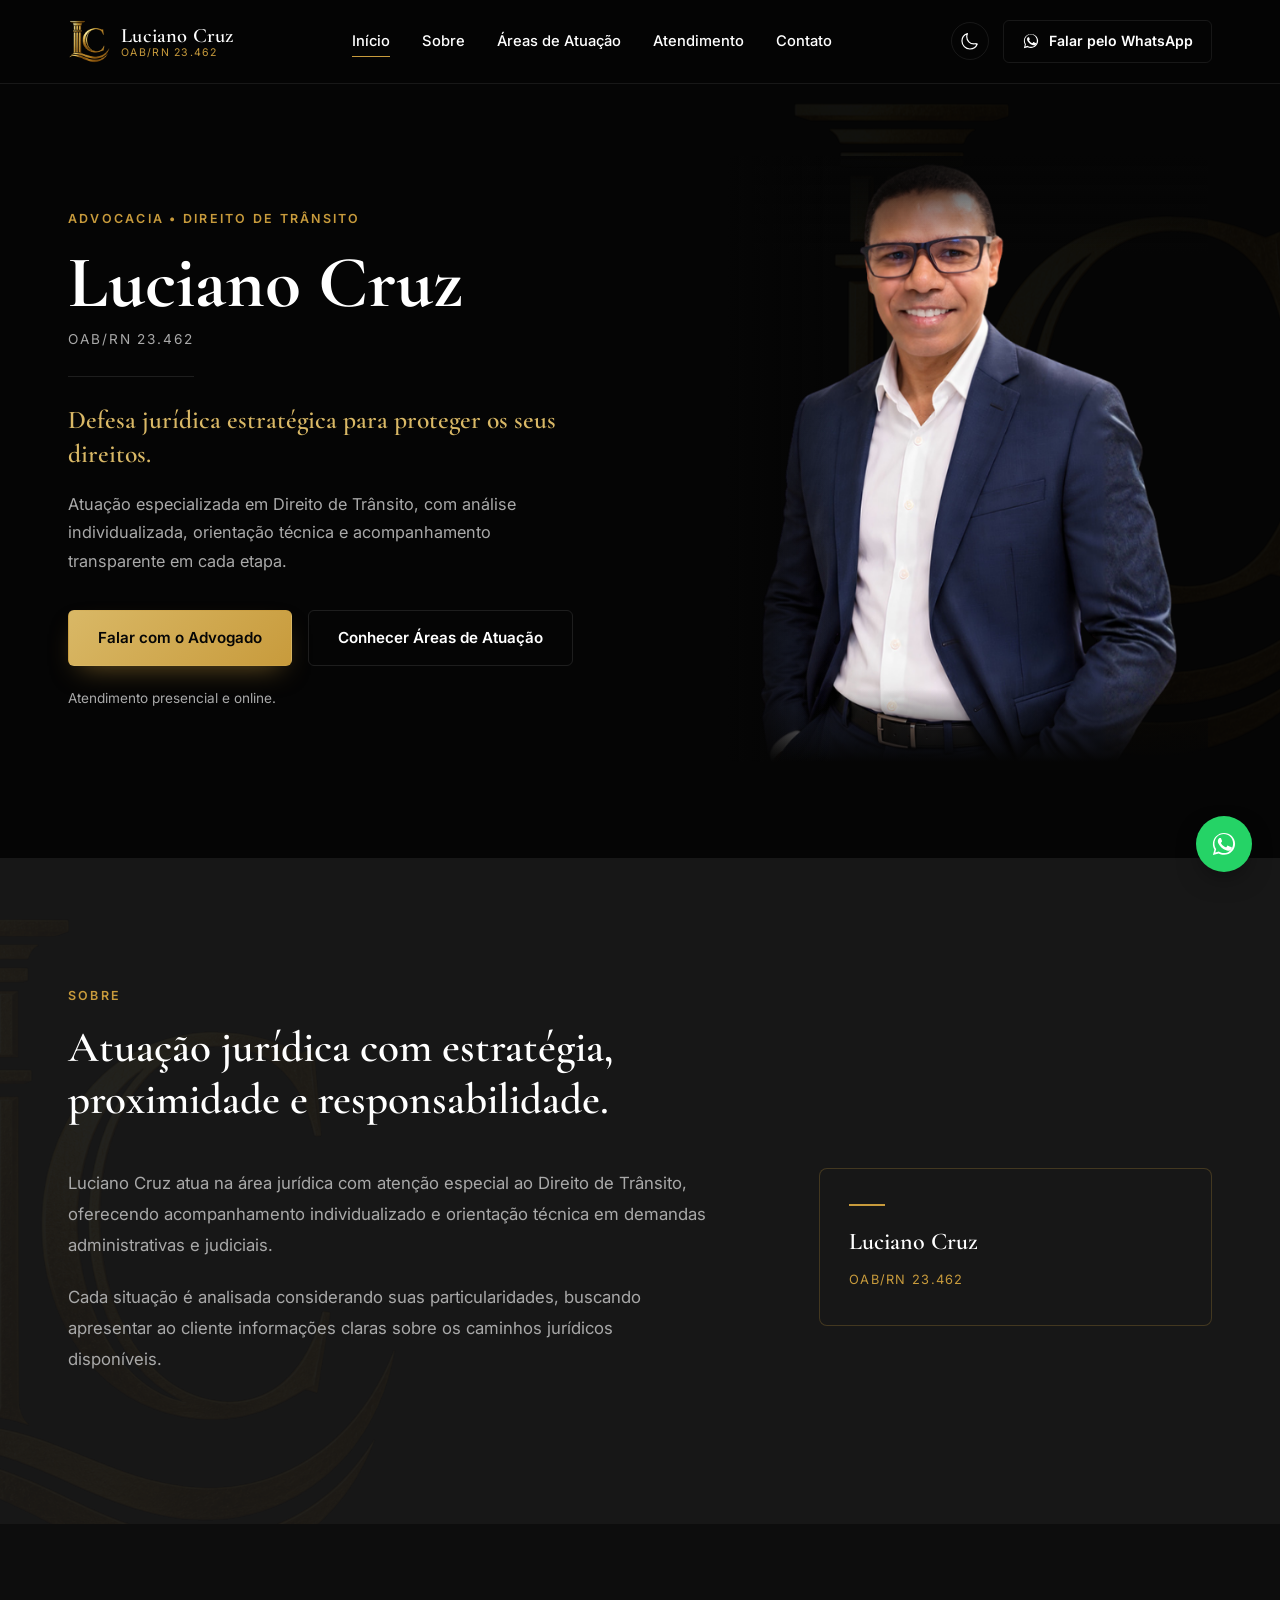
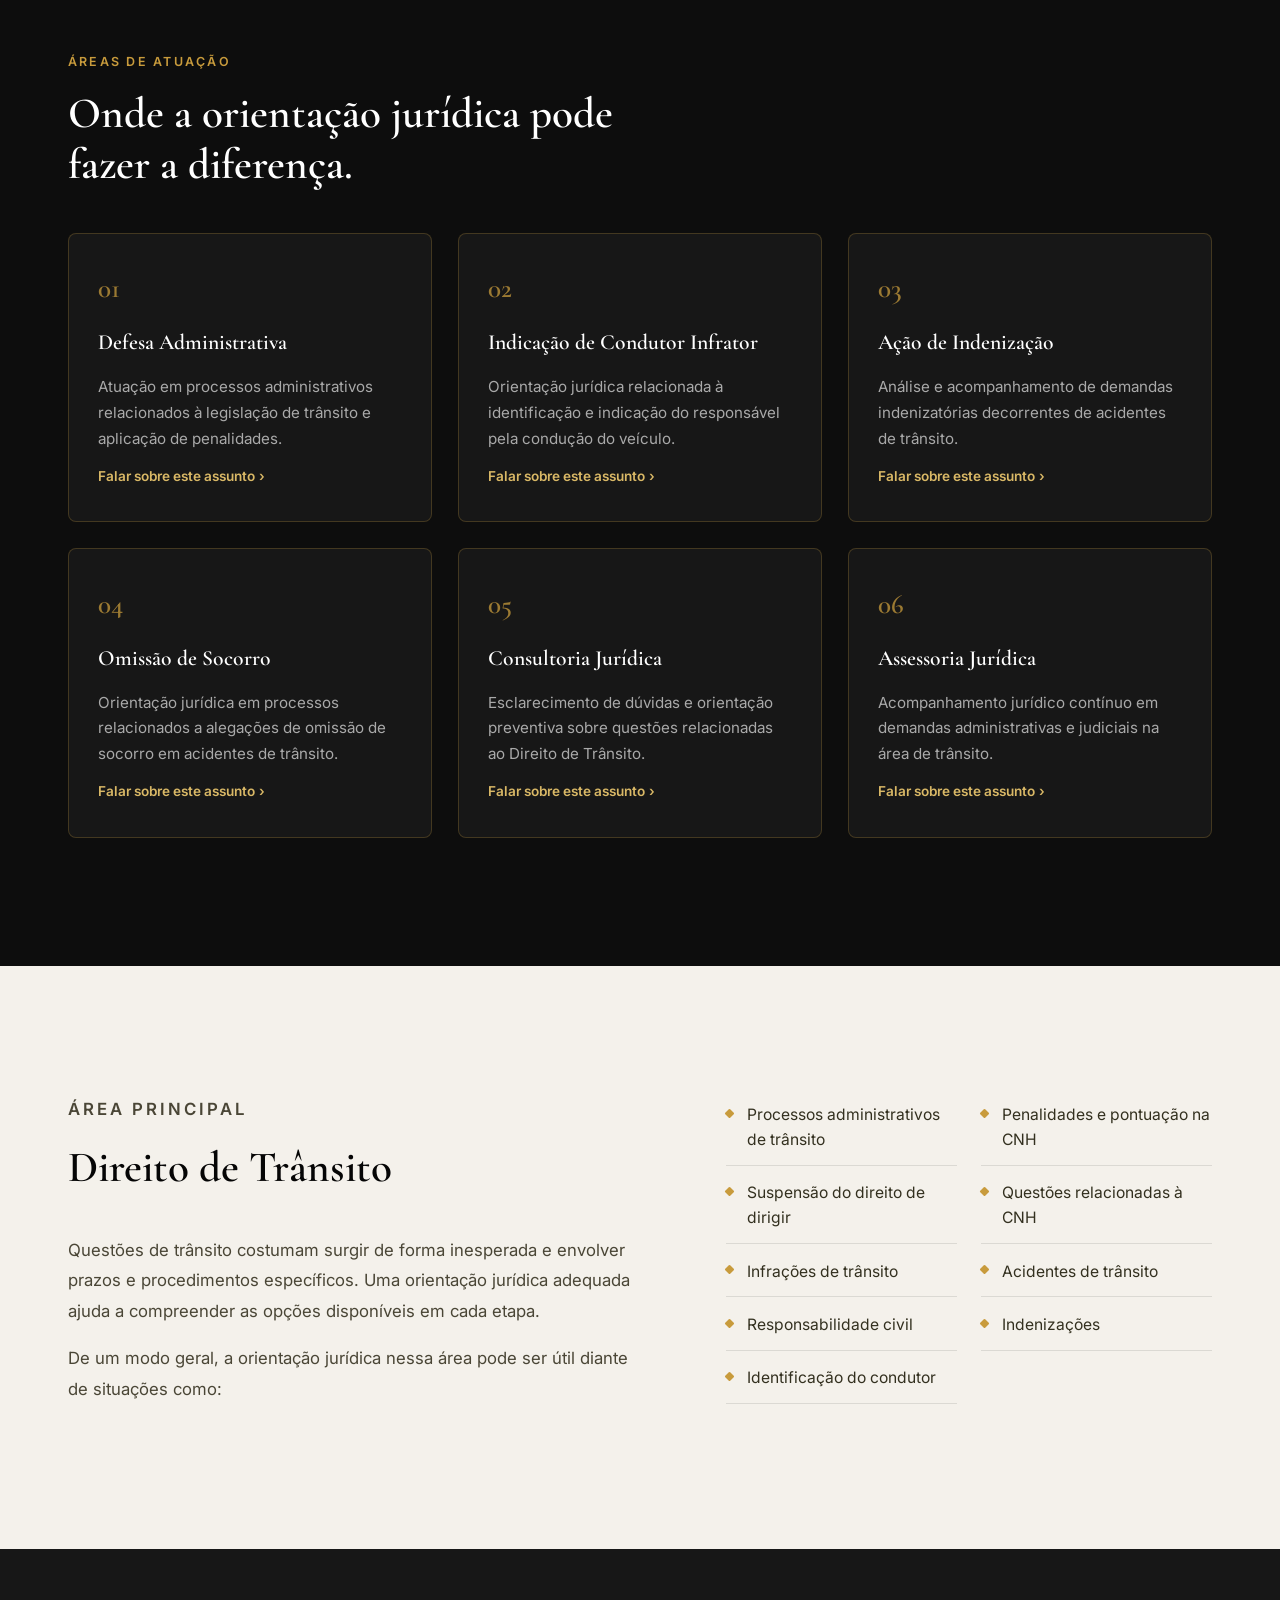
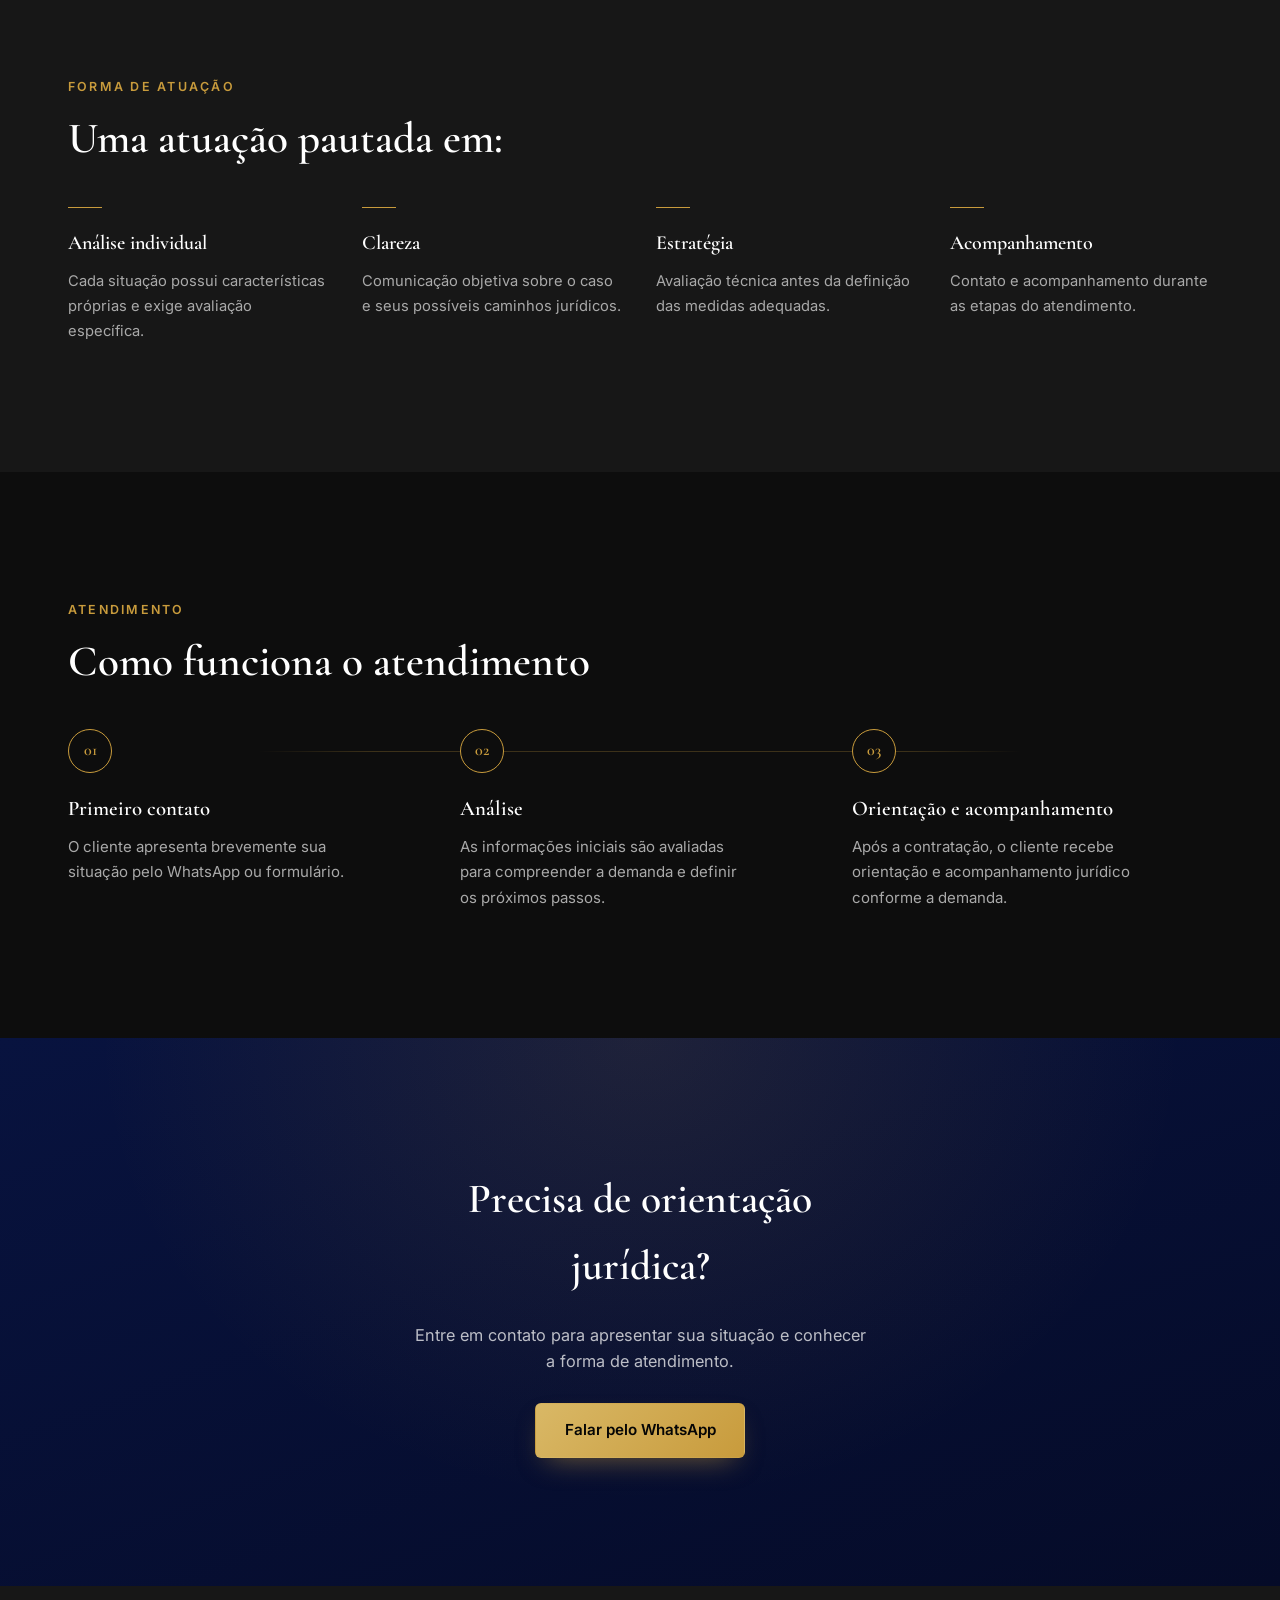
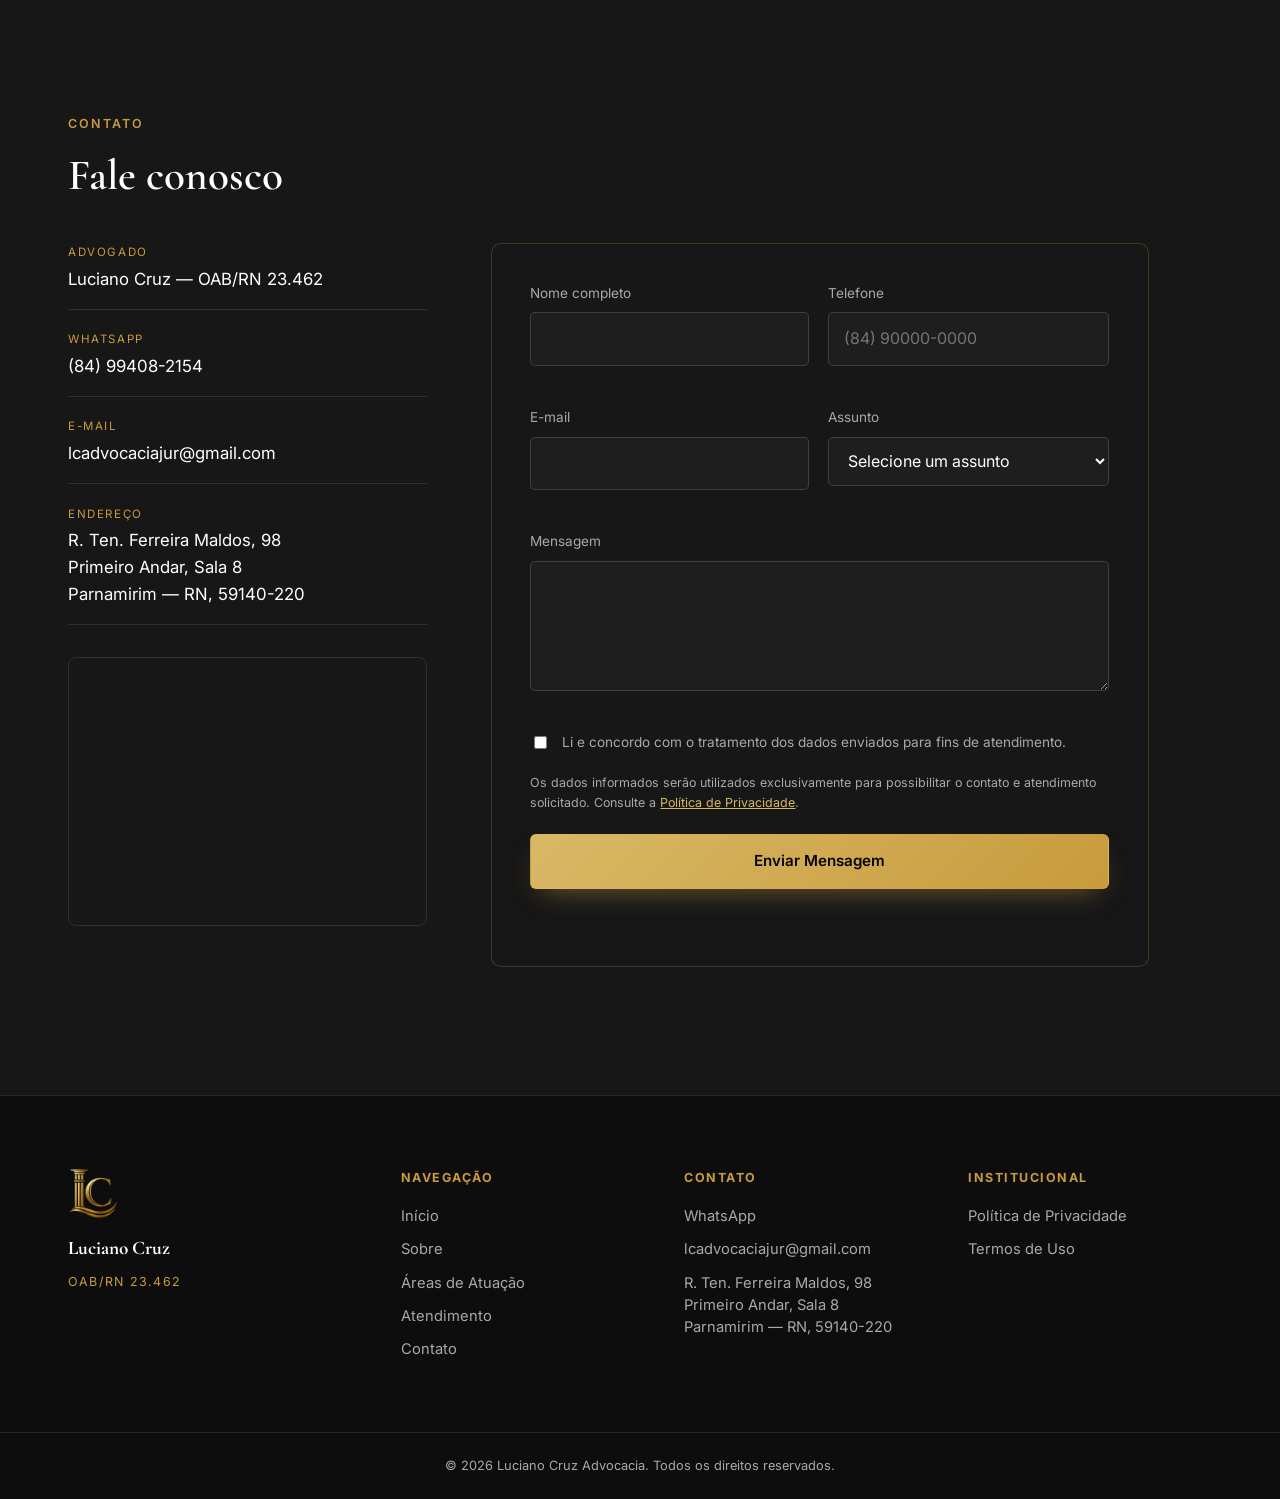
<file: index.html>
<!DOCTYPE html>
<html lang="pt-BR" data-theme="dark">
<head>
<meta charset="UTF-8">
<meta name="viewport" content="width=device-width, initial-scale=1.0">

<title>Luciano Cruz | Advogado em Direito de Trânsito</title>
<meta name="description" content="Luciano Cruz, OAB/RN 23.462. Atuação jurídica em Direito de Trânsito, defesa administrativa, indenizações, consultoria e assessoria jurídica em Parnamirim/RN.">
<meta name="robots" content="index, follow">
<link rel="canonical" href="https://SEUDOMINIO.com.br/">

<!-- Open Graph -->
<meta property="og:type" content="website">
<meta property="og:locale" content="pt_BR">
<meta property="og:site_name" content="Luciano Cruz Advocacia">
<meta property="og:title" content="Luciano Cruz | Advogado em Direito de Trânsito">
<meta property="og:description" content="OAB/RN 23.462. Atuação jurídica especializada em Direito de Trânsito em Parnamirim/RN.">
<meta property="og:url" content="https://SEUDOMINIO.com.br/">
<meta property="og:image" content="https://SEUDOMINIO.com.br/assets/images/og-luciano-cruz.jpg">
<meta property="og:image:width" content="1920">
<meta property="og:image:height" content="1080">

<!-- Twitter Card -->
<meta name="twitter:card" content="summary_large_image">
<meta name="twitter:title" content="Luciano Cruz | Advogado em Direito de Trânsito">
<meta name="twitter:description" content="OAB/RN 23.462. Atuação jurídica especializada em Direito de Trânsito em Parnamirim/RN.">
<meta name="twitter:image" content="https://SEUDOMINIO.com.br/assets/images/og-luciano-cruz.jpg">

<meta name="theme-color" content="#050505">
<link rel="icon" href="favicon.ico" sizes="any">
<link rel="apple-touch-icon" href="assets/images/apple-touch-icon.png">

<!-- Fonts: Cormorant Garamond (títulos) + Inter (texto). Fallback seguro caso não carreguem. -->
<link rel="preconnect" href="https://fonts.googleapis.com">
<link rel="preconnect" href="https://fonts.gstatic.com" crossorigin>
<link href="https://fonts.googleapis.com/css2?family=Cormorant+Garamond:ital,wght@0,500;0,600;0,700;1,500&family=Inter:wght@400;500;600;700&display=swap" rel="stylesheet">

<link rel="stylesheet" href="css/style.css">

<!-- Structured data: apenas informações reais e confirmadas -->
<script type="application/ld+json">
{
  "@context": "https://schema.org",
  "@type": "Attorney",
  "name": "Luciano Cruz",
  "image": "https://SEUDOMINIO.com.br/assets/images/og-luciano-cruz.jpg",
  "url": "https://SEUDOMINIO.com.br/",
  "telephone": "+5584994082154",
  "email": "lcadvocaciajur@gmail.com",
  "areaServed": "Parnamirim, RN",
  "address": {
    "@type": "PostalAddress",
    "streetAddress": "R. Ten. Ferreira Maldos, 98 - Primeiro Andar, Sala 8",
    "addressLocality": "Parnamirim",
    "addressRegion": "RN",
    "addressCountry": "BR"
  }
}
</script>
</head>
<body>

<a href="#conteudo" class="skip-link">Pular para o conteúdo</a>

<!-- ===================== HEADER ===================== -->
<header class="site-header" id="site-header">
  <div class="container header-inner">
    <a href="#inicio" class="brand" aria-label="Luciano Cruz Advocacia — página inicial">
      <img src="assets/images/logo-lc-sm.png" alt="" class="brand-logo" width="120" height="123">
      <span class="brand-text">
        <span class="brand-name">Luciano Cruz</span>
        <span class="brand-oab">OAB/RN 23.462</span>
      </span>
    </a>

    <nav class="main-nav" aria-label="Navegação principal">
      <ul>
        <li><a href="#inicio" class="nav-link">Início</a></li>
        <li><a href="#sobre" class="nav-link">Sobre</a></li>
        <li><a href="#areas-de-atuacao" class="nav-link">Áreas de Atuação</a></li>
        <li><a href="#atendimento" class="nav-link">Atendimento</a></li>
        <li><a href="#contato" class="nav-link">Contato</a></li>
      </ul>
    </nav>

    <div class="header-actions">
      <button type="button" class="theme-toggle" id="theme-toggle" aria-pressed="false" aria-label="Ativar modo claro">
        <svg class="icon icon-moon" viewBox="0 0 24 24" fill="none" aria-hidden="true"><path d="M20.5 14.5c-1 .3-2 .5-3 .5-5 0-9-4-9-9 0-1.4.3-2.7.8-3.9C5.4 3.3 2.5 7 2.5 11.5c0 5.5 4.5 10 10 10 4.2 0 7.8-2.6 9.3-6.3-.4.1-.9.2-1.3.3z" stroke="currentColor" stroke-width="1.5" stroke-linejoin="round"/></svg>
        <svg class="icon icon-sun" viewBox="0 0 24 24" fill="none" aria-hidden="true"><circle cx="12" cy="12" r="4.2" stroke="currentColor" stroke-width="1.5"/><path d="M12 2.5v2.3M12 19.2v2.3M4.4 4.4l1.6 1.6M18 18l1.6 1.6M2.5 12h2.3M19.2 12h2.3M4.4 19.6L6 18M18 6l1.6-1.6" stroke="currentColor" stroke-width="1.5" stroke-linecap="round"/></svg>
      </button>

      <a class="btn btn-whatsapp btn-whatsapp--header" target="_blank" rel="noopener"
         href="https://wa.me/5584994082154?text=Ol%C3%A1%2C%20Dr.%20Luciano%20Cruz.%20Encontrei%20seu%20contato%20pelo%20site%20e%20gostaria%20de%20informa%C3%A7%C3%B5es%20sobre%20atendimento%20jur%C3%ADdico.">
        <svg class="icon" viewBox="0 0 24 24" aria-hidden="true"><path fill="currentColor" d="M17.5 14.4c-.3-.1-1.7-.9-2-1-.3-.1-.5-.1-.6.1-.2.3-.7 1-.9 1.2-.2.2-.3.2-.6.1-.3-.1-1.2-.5-2.3-1.5-.9-.8-1.4-1.7-1.6-2-.2-.3 0-.5.1-.6.1-.1.3-.3.4-.5.1-.1.2-.3.3-.4.1-.2 0-.4 0-.5-.1-.1-.6-1.5-.8-2-.2-.5-.4-.4-.6-.4h-.5c-.2 0-.5.1-.7.3-.3.3-1 1-1 2.4s1 2.8 1.2 3c.1.2 2.1 3.2 5 4.4.7.3 1.3.5 1.7.6.7.2 1.4.2 1.9.1.6-.1 1.7-.7 2-1.4.2-.7.2-1.2.2-1.4-.1-.1-.3-.2-.6-.3z"/><path fill="currentColor" d="M12 2.5c-5.2 0-9.5 4.2-9.5 9.5 0 1.7.4 3.3 1.3 4.7L2.5 21.5l4.9-1.3c1.3.7 2.8 1.1 4.6 1.1 5.2 0 9.5-4.2 9.5-9.5S17.2 2.5 12 2.5zm0 17.3c-1.5 0-3-.4-4.2-1.2l-.3-.2-3 .8.8-2.9-.2-.3c-.9-1.3-1.3-2.9-1.3-4.5 0-4.4 3.6-8 8-8s8 3.6 8 8-3.5 8.3-7.8 8.3z"/></svg>
        <span>Falar pelo WhatsApp</span>
      </a>

      <button type="button" class="hamburger" id="hamburger" aria-controls="mobile-menu" aria-expanded="false" aria-label="Abrir menu">
        <span></span><span></span><span></span>
      </button>
    </div>
  </div>
</header>

<!-- ===================== MENU MOBILE ===================== -->
<div class="mobile-menu" id="mobile-menu" aria-hidden="true">
  <div class="mobile-menu-header">
    <span class="mobile-menu-brand">Menu</span>
    <button type="button" class="mobile-menu-close" id="mobile-menu-close" aria-label="Fechar menu">
      <svg viewBox="0 0 24 24" fill="none" aria-hidden="true"><path d="M5 5l14 14M19 5L5 19" stroke="currentColor" stroke-width="1.8" stroke-linecap="round"/></svg>
    </button>
  </div>
  <nav aria-label="Navegação móvel">
    <ul>
      <li><a href="#inicio" class="nav-link">Início</a></li>
      <li><a href="#sobre" class="nav-link">Sobre</a></li>
      <li><a href="#areas-de-atuacao" class="nav-link">Áreas de Atuação</a></li>
      <li><a href="#atendimento" class="nav-link">Atendimento</a></li>
      <li><a href="#contato" class="nav-link">Contato</a></li>
    </ul>
  </nav>
  <a class="btn btn-whatsapp mobile-menu-whatsapp" target="_blank" rel="noopener"
     href="https://wa.me/5584994082154?text=Ol%C3%A1%2C%20Dr.%20Luciano%20Cruz.%20Encontrei%20seu%20contato%20pelo%20site%20e%20gostaria%20de%20informa%C3%A7%C3%B5es%20sobre%20atendimento%20jur%C3%ADdico.">
    Falar pelo WhatsApp
  </a>
</div>
<div class="mobile-menu-overlay" id="mobile-menu-overlay"></div>

<main id="conteudo">

  <!-- ===================== HERO ===================== -->
  <section id="inicio" class="hero">
    <div class="hero-watermark" aria-hidden="true">
      <img src="assets/images/logo-lc.png" alt="" width="673" height="691" loading="eager">
    </div>
    <div class="container hero-inner">
      <div class="hero-content">
        <p class="eyebrow">Advocacia • Direito de Trânsito</p>
        <h1 class="hero-title">Luciano Cruz</h1>
        <p class="hero-oab">OAB/RN 23.462</p>
        <p class="hero-headline">Defesa jurídica estratégica para proteger os seus direitos.</p>
        <p class="hero-text">Atuação especializada em Direito de Trânsito, com análise individualizada, orientação técnica e acompanhamento transparente em cada etapa.</p>
        <div class="hero-actions">
          <a class="btn btn-primary" target="_blank" rel="noopener"
             href="https://wa.me/5584994082154?text=Ol%C3%A1%2C%20Dr.%20Luciano%20Cruz.%20Encontrei%20seu%20contato%20pelo%20site%20e%20gostaria%20de%20informa%C3%A7%C3%B5es%20sobre%20atendimento%20jur%C3%ADdico.">
            Falar com o Advogado
          </a>
          <a class="btn btn-secondary" href="#areas-de-atuacao">Conhecer Áreas de Atuação</a>
        </div>
        <p class="hero-note">Atendimento presencial e online.</p>
      </div>
      <div class="hero-photo">
        <img src="assets/images/luciano-cruz.png" alt="Luciano Cruz, advogado especializado em Direito de Trânsito" width="570" height="1010" fetchpriority="high">
      </div>
    </div>
  </section>

  <!-- ===================== SOBRE ===================== -->
  <section id="sobre" class="about">
    <div class="about-watermark" aria-hidden="true">
      <img src="assets/images/logo-lc.png" alt="" width="673" height="691" loading="lazy">
    </div>
    <div class="container">
      <p class="eyebrow">Sobre</p>
      <h2 class="section-title reveal">Atuação jurídica com estratégia, proximidade e responsabilidade.</h2>
      <div class="about-grid">
        <div class="about-text reveal">
          <p>Luciano Cruz atua na área jurídica com atenção especial ao Direito de Trânsito, oferecendo acompanhamento individualizado e orientação técnica em demandas administrativas e judiciais.</p>
          <p>Cada situação é analisada considerando suas particularidades, buscando apresentar ao cliente informações claras sobre os caminhos jurídicos disponíveis.</p>
        </div>
        <div class="about-card reveal">
          <span class="about-card-line" aria-hidden="true"></span>
          <strong class="about-card-name">Luciano Cruz</strong>
          <span class="about-card-oab">OAB/RN 23.462</span>
        </div>
      </div>
      <!--
        INFORMAÇÃO A CONFIRMAR: inserir aqui formação acadêmica, especializações,
        mestrado, cursos e demais qualificações somente quando confirmados pelo cliente.
        Sugestão de estrutura, a ser adicionada dentro de uma nova div.about-credentials:

        <div class="about-credentials">
          <h3>Formação e qualificações</h3>
          <ul class="credentials-list">
            <li>Graduação em Direito — [Instituição, Ano]</li>
            <li>Especialização em [Área] — [Instituição, Ano]</li>
            <li>[Outra qualificação confirmada]</li>
          </ul>
        </div>
      -->
    </div>
  </section>

  <!-- ===================== ÁREAS DE ATUAÇÃO ===================== -->
  <section id="areas-de-atuacao" class="services">
    <div class="container">
      <p class="eyebrow">Áreas de Atuação</p>
      <h2 class="section-title reveal">Onde a orientação jurídica pode fazer a diferença.</h2>

      <div class="services-grid">
        <article class="service-card reveal">
          <span class="service-number">01</span>
          <h3>Defesa Administrativa</h3>
          <p>Atuação em processos administrativos relacionados à legislação de trânsito e aplicação de penalidades.</p>
          <a class="service-link" target="_blank" rel="noopener"
             href="https://wa.me/5584994082154?text=Ol%C3%A1%2C%20Dr.%20Luciano%20Cruz.%20Gostaria%20de%20mais%20informa%C3%A7%C3%B5es%20sobre%20Defesa%20Administrativa.">
            Falar sobre este assunto <span aria-hidden="true">›</span>
          </a>
        </article>

        <article class="service-card reveal">
          <span class="service-number">02</span>
          <h3>Indicação de Condutor Infrator</h3>
          <p>Orientação jurídica relacionada à identificação e indicação do responsável pela condução do veículo.</p>
          <a class="service-link" target="_blank" rel="noopener"
             href="https://wa.me/5584994082154?text=Ol%C3%A1%2C%20Dr.%20Luciano%20Cruz.%20Gostaria%20de%20mais%20informa%C3%A7%C3%B5es%20sobre%20Indica%C3%A7%C3%A3o%20de%20Condutor%20Infrator.">
            Falar sobre este assunto <span aria-hidden="true">›</span>
          </a>
        </article>

        <article class="service-card reveal">
          <span class="service-number">03</span>
          <h3>Ação de Indenização</h3>
          <p>Análise e acompanhamento de demandas indenizatórias decorrentes de acidentes de trânsito.</p>
          <a class="service-link" target="_blank" rel="noopener"
             href="https://wa.me/5584994082154?text=Ol%C3%A1%2C%20Dr.%20Luciano%20Cruz.%20Gostaria%20de%20mais%20informa%C3%A7%C3%B5es%20sobre%20A%C3%A7%C3%A3o%20de%20Indeniza%C3%A7%C3%A3o.">
            Falar sobre este assunto <span aria-hidden="true">›</span>
          </a>
        </article>

        <article class="service-card reveal">
          <span class="service-number">04</span>
          <h3>Omissão de Socorro</h3>
          <p>Orientação jurídica em processos relacionados a alegações de omissão de socorro em acidentes de trânsito.</p>
          <a class="service-link" target="_blank" rel="noopener"
             href="https://wa.me/5584994082154?text=Ol%C3%A1%2C%20Dr.%20Luciano%20Cruz.%20Gostaria%20de%20mais%20informa%C3%A7%C3%B5es%20sobre%20Omiss%C3%A3o%20de%20Socorro.">
            Falar sobre este assunto <span aria-hidden="true">›</span>
          </a>
        </article>

        <article class="service-card reveal">
          <span class="service-number">05</span>
          <h3>Consultoria Jurídica</h3>
          <p>Esclarecimento de dúvidas e orientação preventiva sobre questões relacionadas ao Direito de Trânsito.</p>
          <a class="service-link" target="_blank" rel="noopener"
             href="https://wa.me/5584994082154?text=Ol%C3%A1%2C%20Dr.%20Luciano%20Cruz.%20Gostaria%20de%20mais%20informa%C3%A7%C3%B5es%20sobre%20Consultoria%20Jur%C3%ADdica.">
            Falar sobre este assunto <span aria-hidden="true">›</span>
          </a>
        </article>

        <article class="service-card reveal">
          <span class="service-number">06</span>
          <h3>Assessoria Jurídica</h3>
          <p>Acompanhamento jurídico contínuo em demandas administrativas e judiciais na área de trânsito.</p>
          <a class="service-link" target="_blank" rel="noopener"
             href="https://wa.me/5584994082154?text=Ol%C3%A1%2C%20Dr.%20Luciano%20Cruz.%20Gostaria%20de%20mais%20informa%C3%A7%C3%B5es%20sobre%20Assessoria%20Jur%C3%ADdica.">
            Falar sobre este assunto <span aria-hidden="true">›</span>
          </a>
        </article>
      </div>
    </div>
  </section>

  <!-- ===================== DESTAQUE: DIREITO DE TRÂNSITO ===================== -->
  <section class="traffic-highlight">
    <div class="container traffic-grid">
      <div class="traffic-text reveal">
        <p class="eyebrow eyebrow--dark">Área Principal</p>
        <h2 class="section-title section-title--dark">Direito de Trânsito</h2>
        <p>Questões de trânsito costumam surgir de forma inesperada e envolver prazos e procedimentos específicos. Uma orientação jurídica adequada ajuda a compreender as opções disponíveis em cada etapa.</p>
        <p>De um modo geral, a orientação jurídica nessa área pode ser útil diante de situações como:</p>
      </div>
      <ul class="traffic-list reveal">
        <li>Processos administrativos de trânsito</li>
        <li>Penalidades e pontuação na CNH</li>
        <li>Suspensão do direito de dirigir</li>
        <li>Questões relacionadas à CNH</li>
        <li>Infrações de trânsito</li>
        <li>Acidentes de trânsito</li>
        <li>Responsabilidade civil</li>
        <li>Indenizações</li>
        <li>Identificação do condutor</li>
      </ul>
    </div>
  </section>

  <!-- ===================== DIFERENCIAIS ===================== -->
  <section class="differentials">
    <div class="container">
      <p class="eyebrow">Forma de Atuação</p>
      <h2 class="section-title reveal">Uma atuação pautada em:</h2>
      <div class="differentials-grid">
        <div class="differential reveal">
          <span class="differential-mark" aria-hidden="true"></span>
          <h3>Análise individual</h3>
          <p>Cada situação possui características próprias e exige avaliação específica.</p>
        </div>
        <div class="differential reveal">
          <span class="differential-mark" aria-hidden="true"></span>
          <h3>Clareza</h3>
          <p>Comunicação objetiva sobre o caso e seus possíveis caminhos jurídicos.</p>
        </div>
        <div class="differential reveal">
          <span class="differential-mark" aria-hidden="true"></span>
          <h3>Estratégia</h3>
          <p>Avaliação técnica antes da definição das medidas adequadas.</p>
        </div>
        <div class="differential reveal">
          <span class="differential-mark" aria-hidden="true"></span>
          <h3>Acompanhamento</h3>
          <p>Contato e acompanhamento durante as etapas do atendimento.</p>
        </div>
      </div>
    </div>
  </section>

  <!-- ===================== COMO FUNCIONA O ATENDIMENTO ===================== -->
  <section id="atendimento" class="process">
    <div class="container">
      <p class="eyebrow">Atendimento</p>
      <h2 class="section-title reveal">Como funciona o atendimento</h2>
      <div class="process-steps">
        <div class="process-step reveal">
          <span class="process-number">01</span>
          <h3>Primeiro contato</h3>
          <p>O cliente apresenta brevemente sua situação pelo WhatsApp ou formulário.</p>
        </div>
        <div class="process-step reveal">
          <span class="process-number">02</span>
          <h3>Análise</h3>
          <p>As informações iniciais são avaliadas para compreender a demanda e definir os próximos passos.</p>
        </div>
        <div class="process-step reveal">
          <span class="process-number">03</span>
          <h3>Orientação e acompanhamento</h3>
          <p>Após a contratação, o cliente recebe orientação e acompanhamento jurídico conforme a demanda.</p>
        </div>
      </div>
    </div>
  </section>

  <!-- ===================== CTA CENTRAL ===================== -->
  <section class="cta-section">
    <div class="container cta-inner reveal">
      <h2>Precisa de orientação jurídica?</h2>
      <p>Entre em contato para apresentar sua situação e conhecer a forma de atendimento.</p>
      <a class="btn btn-primary" target="_blank" rel="noopener"
         href="https://wa.me/5584994082154?text=Ol%C3%A1%2C%20Dr.%20Luciano%20Cruz.%20Encontrei%20seu%20contato%20pelo%20site%20e%20gostaria%20de%20informa%C3%A7%C3%B5es%20sobre%20atendimento%20jur%C3%ADdico.">
        Falar pelo WhatsApp
      </a>
    </div>
  </section>

  <!-- ===================== CONTATO ===================== -->
  <section id="contato" class="contact">
    <div class="container">
      <p class="eyebrow">Contato</p>
      <h2 class="section-title reveal">Fale conosco</h2>

      <div class="contact-grid">
        <div class="contact-info reveal">
          <ul class="contact-list">
            <li>
              <span class="contact-label">Advogado</span>
              <span class="contact-value">Luciano Cruz — OAB/RN 23.462</span>
            </li>
            <li>
              <span class="contact-label">WhatsApp</span>
              <a class="contact-value contact-link" target="_blank" rel="noopener" href="https://wa.me/5584994082154">(84) 99408-2154</a>
            </li>
            <li>
              <span class="contact-label">E-mail</span>
              <a class="contact-value contact-link" href="mailto:lcadvocaciajur@gmail.com">lcadvocaciajur@gmail.com</a>
            </li>
            <li>
              <span class="contact-label">Endereço</span>
              <span class="contact-value">R. Ten. Ferreira Maldos, 98<br>Primeiro Andar, Sala 8<br>Parnamirim — RN, 59140-220</span>
            </li>
          </ul>

          <div class="contact-map">
            <iframe
              src="https://www.google.com/maps?q=R.%20Ten.%20Ferreira%20Maldos%2C%2098%2C%20Parnamirim%2C%2059140-220%2C%20RN%2C%20BR&output=embed"
              width="100%" height="100%" style="border:0;" loading="lazy"
              referrerpolicy="no-referrer-when-downgrade"
              title="Localização do escritório — R. Ten. Ferreira Maldos, 98, Primeiro Andar, Sala 8, Parnamirim - RN, 59140-220">
            </iframe>
          </div>
        </div>

        <form class="contact-form reveal" id="contact-form"
              action="https://formsubmit.co/lcadvocaciajur@gmail.com" method="POST" novalidate>

          <input type="hidden" name="_subject" value="Novo contato pelo site Luciano Cruz">
          <input type="hidden" name="_captcha" value="false">
          <input type="hidden" name="_template" value="table">
          <!-- honeypot anti-spam (recurso nativo do FormSubmit) -->
          <input type="text" name="_honey" style="display:none" tabindex="-1" autocomplete="off">

          <div class="form-field">
            <label for="field-nome">Nome completo</label>
            <input type="text" id="field-nome" name="nome" autocomplete="name" required>
            <span class="field-error" id="error-nome"></span>
          </div>

          <div class="form-field">
            <label for="field-telefone">Telefone</label>
            <input type="tel" id="field-telefone" name="telefone" inputmode="numeric" autocomplete="tel" placeholder="(84) 90000-0000" required>
            <span class="field-error" id="error-telefone"></span>
          </div>

          <div class="form-field">
            <label for="field-email">E-mail</label>
            <input type="email" id="field-email" name="email" autocomplete="email" required>
            <span class="field-error" id="error-email"></span>
          </div>

          <div class="form-field">
            <label for="field-assunto">Assunto</label>
            <select id="field-assunto" name="assunto" required>
              <option value="" disabled selected>Selecione um assunto</option>
              <option>Defesa Administrativa</option>
              <option>Indicação de Condutor Infrator</option>
              <option>Ação de Indenização</option>
              <option>Omissão de Socorro</option>
              <option>Consultoria Jurídica</option>
              <option>Assessoria Jurídica</option>
              <option>Outro assunto</option>
            </select>
            <span class="field-error" id="error-assunto"></span>
          </div>

          <div class="form-field form-field--full">
            <label for="field-mensagem">Mensagem</label>
            <textarea id="field-mensagem" name="mensagem" rows="4" required></textarea>
            <span class="field-error" id="error-mensagem"></span>
          </div>

          <div class="form-field form-field--full form-field--checkbox">
            <input type="checkbox" id="field-consentimento" name="consentimento" required>
            <label for="field-consentimento">Li e concordo com o tratamento dos dados enviados para fins de atendimento.</label>
            <span class="field-error" id="error-consentimento"></span>
          </div>

          <p class="form-lgpd">Os dados informados serão utilizados exclusivamente para possibilitar o contato e atendimento solicitado. Consulte a <a href="privacidade.html">Política de Privacidade</a>.</p>

          <div class="form-field form-field--full">
            <button type="submit" class="btn btn-primary btn-block">Enviar Mensagem</button>
          </div>

          <p class="form-feedback" id="form-feedback" role="status" aria-live="polite"></p>
        </form>
      </div>
    </div>
  </section>

</main>

<!-- ===================== FOOTER ===================== -->
<footer class="site-footer">
  <div class="container footer-inner">
    <div class="footer-col footer-brand">
      <img src="assets/images/logo-lc-sm.png" alt="" width="60" loading="lazy">
      <strong>Luciano Cruz</strong>
      <span>OAB/RN 23.462</span>
    </div>

    <div class="footer-col">
      <h4>Navegação</h4>
      <ul>
        <li><a href="#inicio">Início</a></li>
        <li><a href="#sobre">Sobre</a></li>
        <li><a href="#areas-de-atuacao">Áreas de Atuação</a></li>
        <li><a href="#atendimento">Atendimento</a></li>
        <li><a href="#contato">Contato</a></li>
      </ul>
    </div>

    <div class="footer-col">
      <h4>Contato</h4>
      <ul>
        <li><a href="https://wa.me/5584994082154" target="_blank" rel="noopener">WhatsApp</a></li>
        <li><a href="mailto:lcadvocaciajur@gmail.com">lcadvocaciajur@gmail.com</a></li>
        <li>R. Ten. Ferreira Maldos, 98<br>Primeiro Andar, Sala 8<br>Parnamirim — RN, 59140-220</li>
      </ul>
    </div>

    <div class="footer-col">
      <h4>Institucional</h4>
      <ul>
        <li><a href="privacidade.html">Política de Privacidade</a></li>
        <li><a href="termos.html">Termos de Uso</a></li>
      </ul>
    </div>
  </div>
  <div class="footer-bottom">
    <div class="container">
      <p>&copy; <span id="footer-year">2026</span> Luciano Cruz Advocacia. Todos os direitos reservados.</p>
    </div>
  </div>
</footer>

<!-- ===================== BOTÃO FLUTUANTE WHATSAPP ===================== -->
<a href="https://wa.me/5584994082154?text=Ol%C3%A1%2C%20Dr.%20Luciano%20Cruz.%20Encontrei%20seu%20contato%20pelo%20site%20e%20gostaria%20de%20informa%C3%A7%C3%B5es%20sobre%20atendimento%20jur%C3%ADdico."
   class="whatsapp-float" target="_blank" rel="noopener" aria-label="Falar com Luciano Cruz pelo WhatsApp">
  <svg viewBox="0 0 24 24" aria-hidden="true"><path fill="currentColor" d="M17.5 14.4c-.3-.1-1.7-.9-2-1-.3-.1-.5-.1-.6.1-.2.3-.7 1-.9 1.2-.2.2-.3.2-.6.1-.3-.1-1.2-.5-2.3-1.5-.9-.8-1.4-1.7-1.6-2-.2-.3 0-.5.1-.6.1-.1.3-.3.4-.5.1-.1.2-.3.3-.4.1-.2 0-.4 0-.5-.1-.1-.6-1.5-.8-2-.2-.5-.4-.4-.6-.4h-.5c-.2 0-.5.1-.7.3-.3.3-1 1-1 2.4s1 2.8 1.2 3c.1.2 2.1 3.2 5 4.4.7.3 1.3.5 1.7.6.7.2 1.4.2 1.9.1.6-.1 1.7-.7 2-1.4.2-.7.2-1.2.2-1.4-.1-.1-.3-.2-.6-.3z"/><path fill="currentColor" d="M12 2.5c-5.2 0-9.5 4.2-9.5 9.5 0 1.7.4 3.3 1.3 4.7L2.5 21.5l4.9-1.3c1.3.7 2.8 1.1 4.6 1.1 5.2 0 9.5-4.2 9.5-9.5S17.2 2.5 12 2.5zm0 17.3c-1.5 0-3-.4-4.2-1.2l-.3-.2-3 .8.8-2.9-.2-.3c-.9-1.3-1.3-2.9-1.3-4.5 0-4.4 3.6-8 8-8s8 3.6 8 8-3.5 8.3-7.8 8.3z"/></svg>
</a>

<!-- ==================== BOTÃO VOLTAR AO TOPO ===================== -->
<button type="button" class="back-to-top" id="back-to-top" aria-label="Voltar ao topo">
  <svg viewBox="0 0 24 24" fill="none" aria-hidden="true"><path d="M12 19V5M5 12l7-7 7 7" stroke="currentColor" stroke-width="1.8" stroke-linecap="round" stroke-linejoin="round"/></svg>
</button>

<script src="js/script.js" defer></script>
</body>
</html>
</file>
<file: css/style.css>
/* ==========================================================================
   LUCIANO CRUZ ADVOCACIA — style.css
   Identidade: preto / dourado / azul-marinho / off-white
   Tipografia: Cormorant Garamond (títulos) + Inter (texto)
   ========================================================================== */

/* --------------------------------------------------------------------------
   1. DESIGN TOKENS
   -------------------------------------------------------------------------- */
:root{
  /* paleta de marca (fixa nos dois temas) */
  --c-black:#050505;
  --c-black-2:#0d0d0d;
  --c-graphite:#171717;
  --c-white:#ffffff;
  --c-offwhite:#f4f1eb;
  --c-gold:#c89b3c;
  --c-gold-light:#d9b866;
  --c-navy:#08133f;
  --c-navy-2:#050b28;
  --c-gray-text:#a9a9a9;

  /* fontes */
  --font-display:'Cormorant Garamond', Georgia, 'Times New Roman', serif;
  --font-body:'Inter', -apple-system, BlinkMacSystemFont, 'Segoe UI', Roboto, Arial, sans-serif;

  /* tema escuro (padrão da marca) */
  --bg-1:var(--c-black);        /* hero */
  --bg-2:var(--c-graphite);     /* sobre, diferenciais */
  --bg-3:var(--c-black-2);      /* serviços, processo, footer */
  --text-1:var(--c-white);
  --text-2:var(--c-gray-text);
  --border-1:rgba(255,255,255,.1);
  --card-bg:var(--c-graphite);
  --card-border:rgba(200,155,60,.25);
  --card-border-hover:rgba(200,155,60,.55);
  --header-bg:rgba(5,5,5,.62);
  --header-bg-solid:rgba(5,5,5,.94);
  --header-border:rgba(255,255,255,.08);
  --watermark-opacity:.05;
  --input-bg:rgba(255,255,255,.03);
  --input-border:rgba(255,255,255,.15);
  --shadow-card:0 20px 40px -20px rgba(0,0,0,.6);

  --container-w:1240px;
  --header-h:84px;
  --ease:cubic-bezier(.22,.61,.36,1);
}

:root[data-theme="light"]{
  --bg-1:var(--c-offwhite);
  --bg-2:#ffffff;
  --bg-3:#ece6d8;
  --text-1:#191714;
  --text-2:#5c5748;
  --border-1:rgba(5,5,5,.1);
  --card-bg:#ffffff;
  --card-border:rgba(5,5,5,.12);
  --card-border-hover:rgba(200,155,60,.65);
  --header-bg:rgba(244,241,235,.72);
  --header-bg-solid:rgba(244,241,235,.96);
  --header-border:rgba(5,5,5,.08);
  --watermark-opacity:.06;
  --input-bg:rgba(5,5,5,.02);
  --input-border:rgba(5,5,5,.18);
  --shadow-card:0 20px 40px -22px rgba(20,15,5,.25);
}

/* --------------------------------------------------------------------------
   2. RESET / BASE
   -------------------------------------------------------------------------- */
*,*::before,*::after{ box-sizing:border-box; }
html{
  scroll-behavior:smooth;
  scroll-padding-top:var(--header-h);
}
body{
  margin:0;
  background:var(--bg-1);
  color:var(--text-1);
  font-family:var(--font-body);
  font-size:16px;
  line-height:1.6;
  -webkit-font-smoothing:antialiased;
  overflow-x:hidden;
  transition:background-color .35s var(--ease), color .35s var(--ease);
}
img{ max-width:100%; display:block; }
a{ color:inherit; text-decoration:none; }
ul{ list-style:none; margin:0; padding:0; }
button{ font:inherit; background:none; border:0; cursor:pointer; color:inherit; }
input,textarea,select{ font:inherit; color:inherit; }
h1,h2,h3,h4,p{ margin:0; }

.container{
  width:100%;
  max-width:var(--container-w);
  margin-inline:auto;
  padding-inline:clamp(20px,5vw,48px);
}

/* skip link */
.skip-link{
  position:absolute;
  left:12px; top:-60px;
  background:var(--c-gold);
  color:var(--c-black);
  padding:.7em 1.2em;
  border-radius:4px;
  font-weight:600;
  z-index:1000;
  transition:top .2s var(--ease);
}
.skip-link:focus{ top:12px; }

/* focus visível para acessibilidade */
:focus-visible{
  outline:2px solid var(--c-gold-light);
  outline-offset:3px;
  border-radius:2px;
}

/* --------------------------------------------------------------------------
   3. TIPOGRAFIA / SEÇÕES COMPARTILHADAS
   -------------------------------------------------------------------------- */
.eyebrow{
  font-family:var(--font-body);
  font-size:.78rem;
  font-weight:600;
  letter-spacing:.18em;
  text-transform:uppercase;
  color:var(--c-gold);
  margin:0 0 1rem;
}
.eyebrow--dark{ color:var(--c-gold); }

.section-title{
  font-family:var(--font-display);
  font-weight:600;
  font-size:clamp(1.9rem,3.4vw,2.7rem);
  line-height:1.2;
  color:var(--text-1);
  max-width:26ch;
  margin-bottom:2.6rem;
}
.section-title--dark{ color:var(--c-black); }

section{ position:relative; padding:clamp(72px,10vw,128px) 0; overflow:hidden; }

/* --------------------------------------------------------------------------
   4. BOTÕES
   -------------------------------------------------------------------------- */
.btn{
  display:inline-flex;
  align-items:center;
  justify-content:center;
  gap:.6em;
  padding:.95em 1.9em;
  font-family:var(--font-body);
  font-weight:600;
  font-size:.95rem;
  border-radius:6px;
  border:1px solid transparent;
  cursor:pointer;
  transition:transform .25s var(--ease), background-color .25s var(--ease), border-color .25s var(--ease), color .25s var(--ease), box-shadow .25s var(--ease);
  white-space:nowrap;
}
.btn:hover{ transform:translateY(-2px); }
.btn-primary{
  background:linear-gradient(135deg,var(--c-gold-light),var(--c-gold));
  color:var(--c-black);
  box-shadow:0 12px 28px -12px rgba(200,155,60,.55);
}
.btn-primary:hover{ box-shadow:0 16px 32px -12px rgba(200,155,60,.7); }
.btn-secondary{
  background:transparent;
  border-color:var(--border-1);
  color:var(--text-1);
}
.btn-secondary:hover{ border-color:var(--c-gold); color:var(--c-gold-light); }
.btn-whatsapp{
  background:transparent;
  border:1px solid var(--header-border);
  color:var(--text-1);
  padding:.65em 1.3em;
  font-size:.88rem;
}
.btn-whatsapp:hover{ border-color:var(--c-gold); color:var(--c-gold-light); }
.btn-whatsapp .icon{ width:18px; height:18px; }
.btn-block{ width:100%; }

/* --------------------------------------------------------------------------
   5. HEADER
   -------------------------------------------------------------------------- */
.site-header{
  position:fixed;
  inset-block-start:0;
  inset-inline:0;
  z-index:500;
  height:var(--header-h);
  display:flex;
  align-items:center;
  background:var(--header-bg);
  backdrop-filter:blur(14px);
  -webkit-backdrop-filter:blur(14px);
  border-bottom:1px solid var(--header-border);
  transition:background-color .35s var(--ease), border-color .35s var(--ease);
}
.site-header.is-scrolled{ background:var(--header-bg-solid); }

.header-inner{
  display:flex;
  align-items:center;
  justify-content:space-between;
  gap:1.5rem;
}

.brand{ display:flex; align-items:center; gap:.7rem; flex-shrink:0; }
.brand-logo{ width:42px; height:auto; }
.brand-text{ display:flex; flex-direction:column; line-height:1.15; }
.brand-name{
  font-family:var(--font-display);
  font-weight:600;
  font-size:1.28rem;
  color:var(--text-1);
  letter-spacing:.01em;
}
.brand-oab{
  font-size:.66rem;
  letter-spacing:.12em;
  color:var(--c-gold);
  text-transform:uppercase;
}

.main-nav ul{ display:flex; gap:2rem; }
.main-nav .nav-link{
  position:relative;
  font-size:.92rem;
  font-weight:500;
  color:var(--text-1);
  padding-block:.4rem;
}
.main-nav .nav-link::after{
  content:'';
  position:absolute;
  left:0; bottom:0;
  width:0%; height:1px;
  background:var(--c-gold);
  transition:width .3s var(--ease);
}
.main-nav .nav-link:hover::after,
.main-nav .nav-link.is-active::after{ width:100%; }

.header-actions{ display:flex; align-items:center; gap:.9rem; }

.theme-toggle{
  width:38px; height:38px;
  display:flex; align-items:center; justify-content:center;
  border-radius:50%;
  border:1px solid var(--header-border);
  color:var(--text-1);
  transition:border-color .25s var(--ease), color .25s var(--ease);
  flex-shrink:0;
}
.theme-toggle:hover{ border-color:var(--c-gold); color:var(--c-gold-light); }
.theme-toggle .icon{ width:19px; height:19px; }
.theme-toggle .icon-moon{ display:block; }
.theme-toggle .icon-sun{ display:none; }
[data-theme="light"] .theme-toggle .icon-moon{ display:none; }
[data-theme="light"] .theme-toggle .icon-sun{ display:block; }

.hamburger{
  display:none;
  width:38px; height:38px;
  flex-direction:column;
  align-items:center;
  justify-content:center;
  gap:5px;
  flex-shrink:0;
}
.hamburger span{
  width:22px; height:1.5px;
  background:var(--text-1);
  border-radius:2px;
  transition:transform .3s var(--ease), opacity .3s var(--ease);
}
.hamburger[aria-expanded="true"] span:nth-child(1){ transform:translateY(6.5px) rotate(45deg); }
.hamburger[aria-expanded="true"] span:nth-child(2){ opacity:0; }
.hamburger[aria-expanded="true"] span:nth-child(3){ transform:translateY(-6.5px) rotate(-45deg); }

/* --------------------------------------------------------------------------
   6. MENU MOBILE
   -------------------------------------------------------------------------- */
.mobile-menu{
  position:fixed;
  top:0; right:0;
  height:100dvh;
  width:min(84vw,360px);
  background:var(--bg-3);
  border-left:1px solid var(--border-1);
  z-index:700;
  padding:1.5rem clamp(20px,6vw,32px);
  display:flex;
  flex-direction:column;
  transform:translateX(100%);
  transition:transform .4s var(--ease);
}
.mobile-menu.is-open{ transform:translateX(0); }

.mobile-menu-overlay{
  position:fixed; inset:0;
  background:rgba(0,0,0,.55);
  z-index:600;
  opacity:0;
  pointer-events:none;
  transition:opacity .35s var(--ease);
}
.mobile-menu-overlay.is-open{ opacity:1; pointer-events:auto; }

.mobile-menu-header{
  display:flex; align-items:center; justify-content:space-between;
  margin-bottom:2rem;
}
.mobile-menu-brand{
  font-family:var(--font-display);
  font-size:1.1rem; color:var(--c-gold);
}
.mobile-menu-close{
  width:36px; height:36px;
  display:flex; align-items:center; justify-content:center;
  color:var(--text-1);
}
.mobile-menu nav ul{ display:flex; flex-direction:column; gap:.4rem; }
.mobile-menu .nav-link{
  display:block;
  padding:.85rem 0;
  font-family:var(--font-display);
  font-size:1.4rem;
  font-weight:600;
  color:var(--text-1);
  border-bottom:1px solid var(--border-1);
}
.mobile-menu-whatsapp{ margin-top:auto; justify-content:center; }

body.menu-open{ overflow:hidden; }

/* --------------------------------------------------------------------------
   7. HERO
   -------------------------------------------------------------------------- */
.hero{
  padding-top:calc(var(--header-h) + clamp(40px,6vw,72px));
  padding-bottom:clamp(56px,8vw,96px);
  min-height:92vh;
  display:flex;
  align-items:center;
  background:var(--bg-1);
}
.hero-watermark{
  position:absolute;
  right:-8%;
  top:50%;
  transform:translateY(-50%);
  width:min(60vw,620px);
  opacity:var(--watermark-opacity);
  pointer-events:none;
  z-index:0;
}
.hero-inner{
  position:relative;
  z-index:1;
  display:grid;
  grid-template-columns:1.15fr .95fr;
  align-items:center;
  gap:clamp(2rem,5vw,4rem);
}
.hero-content{ max-width:56ch; }
.hero-title{
  font-family:var(--font-display);
  font-weight:700;
  font-size:clamp(2.8rem,6vw,4.6rem);
  line-height:1.03;
  color:var(--text-1);
  margin:0 0 .35rem;
}
.hero-oab{
  font-size:.85rem;
  letter-spacing:.14em;
  text-transform:uppercase;
  color:var(--text-2);
  margin-bottom:1.6rem;
  padding-bottom:1.6rem;
  border-bottom:1px solid var(--border-1);
  display:inline-block;
}
.hero-headline{
  font-family:var(--font-display);
  font-size:clamp(1.3rem,2vw,1.65rem);
  font-weight:600;
  color:var(--c-gold-light);
  line-height:1.35;
  margin-bottom:1.1rem;
}
.hero-text{
  color:var(--text-2);
  font-size:1.02rem;
  line-height:1.75;
  margin-bottom:2.2rem;
  max-width:48ch;
}
.hero-actions{ display:flex; flex-wrap:wrap; gap:1rem; margin-bottom:1.4rem; }
.hero-note{ font-size:.85rem; color:var(--text-2); }

.hero-photo{
  position:relative;
  justify-self:center;
  width:100%;
  max-width:480px;
  border-radius:8px;
  overflow:hidden;
}
.hero-photo::before{
  content:'';
  position:absolute; inset:0;
  z-index:1;
  pointer-events:none;
  background:
    linear-gradient(to right, var(--c-black) 0%, transparent 22%),
    linear-gradient(to bottom, var(--c-black) 0%, transparent 16%),
    linear-gradient(to top, var(--c-black) 0%, transparent 12%);
}
.hero-photo img{ width:100%; height:auto; object-fit:cover; position:relative; }

/* --------------------------------------------------------------------------
   8. SOBRE
   -------------------------------------------------------------------------- */
.about{ background:var(--bg-2); }
.about-watermark{
  position:absolute;
  left:-12%;
  bottom:-10%;
  width:min(55vw,560px);
  opacity:var(--watermark-opacity);
  pointer-events:none;
  z-index:0;
}
.about .container{ position:relative; z-index:1; }
.about-grid{
  display:grid;
  grid-template-columns:1.4fr .8fr;
  gap:clamp(2rem,5vw,4rem);
  align-items:start;
}
.about-text p{
  color:var(--text-2);
  font-size:1.05rem;
  line-height:1.85;
  margin-bottom:1.3rem;
  max-width:58ch;
}
.about-card{
  position:relative;
  background:var(--card-bg);
  border:1px solid var(--card-border);
  border-radius:8px;
  padding:2.2rem 1.8rem;
  display:flex;
  flex-direction:column;
  gap:.5rem;
}
.about-card-line{
  width:36px; height:2px;
  background:var(--c-gold);
  margin-bottom:.6rem;
}
.about-card-name{
  font-family:var(--font-display);
  font-size:1.5rem;
  font-weight:600;
  color:var(--text-1);
}
.about-card-oab{
  font-size:.8rem;
  letter-spacing:.1em;
  text-transform:uppercase;
  color:var(--c-gold);
}

/* --------------------------------------------------------------------------
   9. ÁREAS DE ATUAÇÃO
   -------------------------------------------------------------------------- */
.services{ background:var(--bg-3); }
.services-grid{
  display:grid;
  grid-template-columns:repeat(3,1fr);
  gap:1.6rem;
}
.service-card{
  background:var(--card-bg);
  border:1px solid var(--card-border);
  border-radius:8px;
  padding:2.1rem 1.8rem;
  display:flex;
  flex-direction:column;
  gap:.9rem;
  transition:border-color .3s var(--ease), transform .3s var(--ease), box-shadow .3s var(--ease);
}
.service-card:hover{
  border-color:var(--card-border-hover);
  transform:translateY(-5px);
  box-shadow:var(--shadow-card);
}
.service-number{
  font-family:var(--font-display);
  font-size:1.7rem;
  font-weight:600;
  color:var(--c-gold);
  opacity:.75;
}
.service-card h3{
  font-family:var(--font-display);
  font-size:1.35rem;
  font-weight:600;
  color:var(--text-1);
}
.service-card p{
  color:var(--text-2);
  font-size:.95rem;
  line-height:1.7;
  flex-grow:1;
}
.service-link{
  font-size:.85rem;
  font-weight:600;
  color:var(--c-gold-light);
  display:inline-flex;
  align-items:center;
  gap:.3em;
  transition:gap .25s var(--ease);
}
.service-link:hover{ gap:.55em; }

/* --------------------------------------------------------------------------
   10. DESTAQUE DIREITO DE TRÂNSITO (seção clara — mantém-se igual nos 2 temas)
   -------------------------------------------------------------------------- */
.traffic-highlight{
  background:var(--c-offwhite);
  color:var(--c-black);
}
.traffic-grid{
  display:grid;
  grid-template-columns:1.1fr .9fr;
  gap:clamp(2rem,5vw,4rem);
  align-items:start;
}
.traffic-text p{
  font-size:1.05rem;
  line-height:1.8;
  color:#4a4636;
  margin-bottom:1.1rem;
  max-width:52ch;
}
.traffic-list{
  display:grid;
  grid-template-columns:repeat(2,1fr);
  gap:.9rem 1.5rem;
  align-content:start;
  padding-top:.5rem;
}
.traffic-list li{
  position:relative;
  padding-left:1.3rem;
  font-size:.98rem;
  color:#33301f;
  border-bottom:1px solid rgba(5,5,5,.1);
  padding-bottom:.8rem;
}
.traffic-list li::before{
  content:'';
  position:absolute;
  left:0; top:.5em;
  width:7px; height:7px;
  background:var(--c-gold);
  border-radius:1px;
  transform:rotate(45deg);
}

/* --------------------------------------------------------------------------
   11. DIFERENCIAIS
   -------------------------------------------------------------------------- */
.differentials{ background:var(--bg-2); }
.differentials-grid{
  display:grid;
  grid-template-columns:repeat(4,1fr);
  gap:2rem;
}
.differential-mark{
  display:block;
  width:34px; height:1px;
  background:var(--c-gold);
  margin-bottom:1.2rem;
}
.differential h3{
  font-family:var(--font-display);
  font-size:1.25rem;
  font-weight:600;
  color:var(--text-1);
  margin-bottom:.6rem;
}
.differential p{
  font-size:.92rem;
  line-height:1.7;
  color:var(--text-2);
}

/* --------------------------------------------------------------------------
   12. COMO FUNCIONA O ATENDIMENTO
   -------------------------------------------------------------------------- */
.process{ background:var(--bg-3); }
.process-steps{
  display:grid;
  grid-template-columns:repeat(3,1fr);
  gap:2rem;
  position:relative;
}
.process-steps::before{
  content:'';
  position:absolute;
  top:22px;
  left:calc(100% / 6);
  right:calc(100% / 6);
  height:1px;
  background:linear-gradient(to right, transparent, var(--card-border) 15%, var(--card-border) 85%, transparent);
}
.process-step{ position:relative; }
.process-number{
  display:inline-flex;
  align-items:center;
  justify-content:center;
  width:44px; height:44px;
  border:1px solid var(--c-gold);
  border-radius:50%;
  font-family:var(--font-display);
  font-weight:600;
  color:var(--c-gold);
  background:var(--bg-3);
  position:relative;
  z-index:1;
  margin-bottom:1.2rem;
}
.process-step h3{
  font-family:var(--font-display);
  font-size:1.3rem;
  font-weight:600;
  color:var(--text-1);
  margin-bottom:.5rem;
}
.process-step p{
  font-size:.94rem;
  line-height:1.7;
  color:var(--text-2);
  max-width:32ch;
}

/* --------------------------------------------------------------------------
   13. CTA CENTRAL (mantém-se igual nos 2 temas — momento de marca)
   -------------------------------------------------------------------------- */
.cta-section{
  background:linear-gradient(160deg,var(--c-navy),var(--c-navy-2));
  text-align:center;
}
.cta-section::before{
  content:'';
  position:absolute;
  inset:0;
  background:radial-gradient(ellipse at 50% 0%, rgba(200,155,60,.12), transparent 60%);
  pointer-events:none;
}
.cta-inner{ position:relative; display:flex; flex-direction:column; align-items:center; gap:1.4rem; }
.cta-inner h2{
  font-family:var(--font-display);
  font-weight:600;
  font-size:clamp(1.9rem,4vw,2.6rem);
  color:var(--c-white);
  max-width:20ch;
}
.cta-inner p{
  color:rgba(255,255,255,.72);
  font-size:1.02rem;
  max-width:46ch;
  margin-bottom:.4rem;
}

/* --------------------------------------------------------------------------
   14. CONTATO
   -------------------------------------------------------------------------- */
.contact{ background:var(--bg-2); }
.contact-grid{
  display:grid;
  grid-template-columns:.85fr 1.15fr;
  gap:clamp(2rem,5vw,4rem);
  align-items:start;
}
.contact-list{ display:flex; flex-direction:column; gap:1.3rem; margin-bottom:2rem; }
.contact-list li{ display:flex; flex-direction:column; gap:.25rem; border-bottom:1px solid var(--border-1); padding-bottom:1rem; }
.contact-label{
  font-size:.72rem;
  letter-spacing:.14em;
  text-transform:uppercase;
  color:var(--c-gold);
}
.contact-value{ font-size:1.05rem; color:var(--text-1); }
.contact-link{ transition:color .25s var(--ease); }
.contact-link:hover{ color:var(--c-gold-light); }
.contact-map{
  width:100%;
  aspect-ratio:4/3;
  border-radius:8px;
  overflow:hidden;
  border:1px solid var(--border-1);
  filter:grayscale(.25) contrast(1.05);
}
[data-theme="light"] .contact-map{ filter:none; }

.contact-form{
  display:grid;
  grid-template-columns:1fr 1fr;
  gap:1.3rem 1.2rem;
  background:var(--card-bg);
  border:1px solid var(--card-border);
  border-radius:10px;
  padding:clamp(1.6rem,4vw,2.4rem);
}
.form-field{ display:flex; flex-direction:column; gap:.5rem; }
.form-field--full{ grid-column:1 / -1; }
.form-field label{ font-size:.85rem; color:var(--text-2); }
.form-field input[type="text"],
.form-field input[type="tel"],
.form-field input[type="email"],
.form-field select,
.form-field textarea{
  background:var(--input-bg);
  border:1px solid var(--input-border);
  border-radius:5px;
  padding:.8em .9em;
  color:var(--text-1);
  transition:border-color .25s var(--ease);
}
.form-field input:focus,
.form-field select:focus,
.form-field textarea:focus{ border-color:var(--c-gold); }
.form-field textarea{ resize:vertical; min-height:110px; }
.form-field--checkbox{
  flex-direction:row;
  align-items:flex-start;
  gap:.7rem;
}
.form-field--checkbox input{ margin-top:.25rem; accent-color:var(--c-gold); flex-shrink:0; }
.form-field--checkbox label{ font-size:.85rem; line-height:1.5; }
.field-error{
  font-size:.78rem;
  color:#e07a5f;
  min-height:1em;
}
.form-field.has-error input,
.form-field.has-error select,
.form-field.has-error textarea{ border-color:#e07a5f; }
.form-lgpd{
  grid-column:1 / -1;
  font-size:.78rem;
  color:var(--text-2);
  line-height:1.6;
}
.form-lgpd a{ color:var(--c-gold-light); text-decoration:underline; }
.form-feedback{
  grid-column:1 / -1;
  font-size:.9rem;
  min-height:1.2em;
  color:var(--c-gold-light);
}

/* --------------------------------------------------------------------------
   15. FOOTER
   -------------------------------------------------------------------------- */
.site-footer{ background:var(--bg-3); border-top:1px solid var(--border-1); }
.footer-inner{
  display:grid;
  grid-template-columns:1.2fr 1fr 1fr 1fr;
  gap:2.5rem;
  padding-block:clamp(3rem,6vw,4.5rem);
}
.footer-brand{ display:flex; flex-direction:column; align-items:flex-start; gap:.5rem; }
.footer-brand img {
  width: 50px;
  height: auto;
  object-fit: contain;
  margin-bottom: .4rem;
}
.footer-brand strong{ font-family:var(--font-display); font-size:1.2rem; }
.footer-brand span{ font-size:.78rem; letter-spacing:.1em; text-transform:uppercase; color:var(--c-gold); }
.footer-col h4{
  font-size:.78rem;
  letter-spacing:.12em;
  text-transform:uppercase;
  color:var(--c-gold);
  margin-bottom:1.1rem;
}
.footer-col ul{ display:flex; flex-direction:column; gap:.7rem; }
.footer-col a{ font-size:.92rem; color:var(--text-2); transition:color .25s var(--ease); }
.footer-col a:hover{ color:var(--c-gold-light); }
.footer-col li{ font-size:.92rem; color:var(--text-2); line-height:1.5; }
.footer-bottom{ border-top:1px solid var(--border-1); padding-block:1.4rem; }
.footer-bottom p{ font-size:.8rem; color:var(--text-2); text-align:center; }

/* --------------------------------------------------------------------------
   16. WHATSAPP FLUTUANTE / VOLTAR AO TOPO
   -------------------------------------------------------------------------- */
.whatsapp-float{
  position:fixed;
  right:clamp(16px,4vw,28px);
  bottom:clamp(16px,4vw,28px);
  width:56px; height:56px;
  border-radius:50%;
  background:#25D366;
  color:#fff;
  display:flex; align-items:center; justify-content:center;
  box-shadow:0 10px 26px -8px rgba(0,0,0,.5);
  z-index:400;
  transition:transform .25s var(--ease), box-shadow .25s var(--ease);
}
.whatsapp-float:hover{ transform:scale(1.08); box-shadow:0 14px 30px -8px rgba(0,0,0,.6); }
.whatsapp-float svg{ width:28px; height:28px; }

.back-to-top{
  position:fixed;
  right:clamp(16px,4vw,28px);
  bottom:clamp(82px,10vw,96px);
  width:44px; height:44px;
  border-radius:50%;
  background:var(--card-bg);
  border:1px solid var(--card-border);
  color:var(--text-1);
  display:flex; align-items:center; justify-content:center;
  z-index:399;
  opacity:0;
  pointer-events:none;
  transform:translateY(10px);
  transition:opacity .3s var(--ease), transform .3s var(--ease), border-color .25s var(--ease);
}
.back-to-top.is-visible{ opacity:1; pointer-events:auto; transform:translateY(0); }
.back-to-top:hover{ border-color:var(--c-gold); color:var(--c-gold-light); }
.back-to-top svg{ width:18px; height:18px; }

/* --------------------------------------------------------------------------
   17. REVEAL ON SCROLL
   -------------------------------------------------------------------------- */
.reveal{
  opacity:0;
  transform:translateY(18px);
  transition:opacity .7s var(--ease), transform .7s var(--ease);
}
.reveal.is-visible{ opacity:1; transform:translateY(0); }

@media (prefers-reduced-motion: reduce){
  html{ scroll-behavior:auto; }
  .reveal{ opacity:1; transform:none; transition:none; }
  .btn:hover{ transform:none; }
  *{ animation-duration:.001ms !important; transition-duration:.001ms !important; }
}

/* --------------------------------------------------------------------------
   18. RESPONSIVIDADE
   -------------------------------------------------------------------------- */
@media (max-width:1024px){
  .services-grid{ grid-template-columns:repeat(2,1fr); }
  .differentials-grid{ grid-template-columns:repeat(2,1fr); gap:2.2rem 1.6rem; }
  .footer-inner{ grid-template-columns:1.2fr 1fr 1fr; }
  .footer-inner .footer-col:last-child{ grid-column:1 / -1; }
}

@media (max-width:900px){
  .main-nav,
  .btn-whatsapp--header{ display:none; }
  .hamburger{ display:flex; }

  .hero-inner{ grid-template-columns:1fr; text-align:center; }
  .hero-content{ max-width:60ch; margin-inline:auto; order:2; }
  .hero-photo{ order:1; max-width:340px; margin-inline:auto; }
  .hero-actions{ justify-content:center; }
  .hero-oab{ margin-inline:auto; }
  .hero-watermark{ opacity:calc(var(--watermark-opacity) * .8); }

  .about-grid{ grid-template-columns:1fr; }
  .about-card{ max-width:340px; }

  .traffic-grid{ grid-template-columns:1fr; }
  .traffic-list{ grid-template-columns:1fr 1fr; }

  .process-steps{ grid-template-columns:1fr; gap:2.4rem; }
  .process-steps::before{ display:none; }

  .contact-grid{ grid-template-columns:1fr; }
  .contact-form{ grid-template-columns:1fr; }
}

@media (max-width:600px){
  .services-grid{ grid-template-columns:1fr; }
  .differentials-grid{ grid-template-columns:1fr; }
  .traffic-list{ grid-template-columns:1fr; }
  .footer-inner{ grid-template-columns:1fr; gap:2.2rem; }
  .footer-brand{ align-items:flex-start; }
  .hero-title{ font-size:2.4rem; }
  .cta-inner h2{ font-size:1.8rem; }
  section{ padding:64px 0; }
}
</file>
